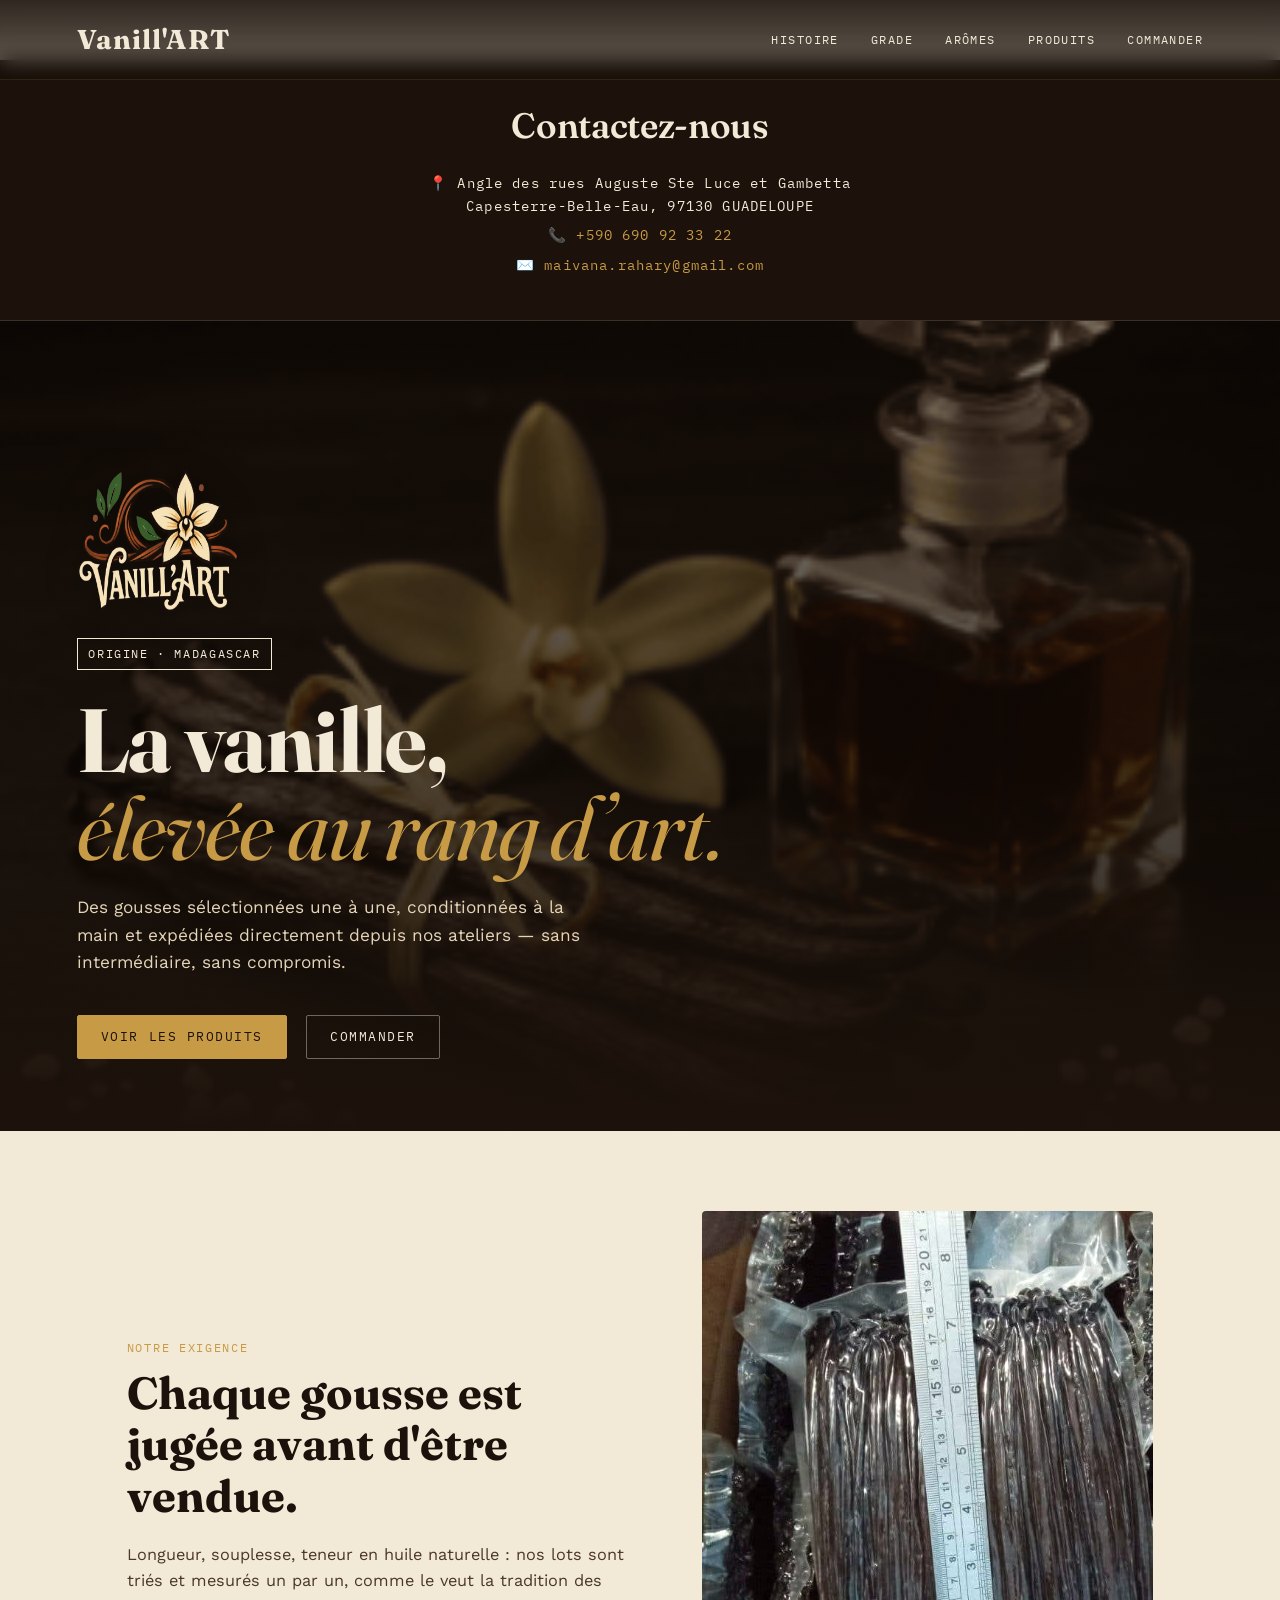
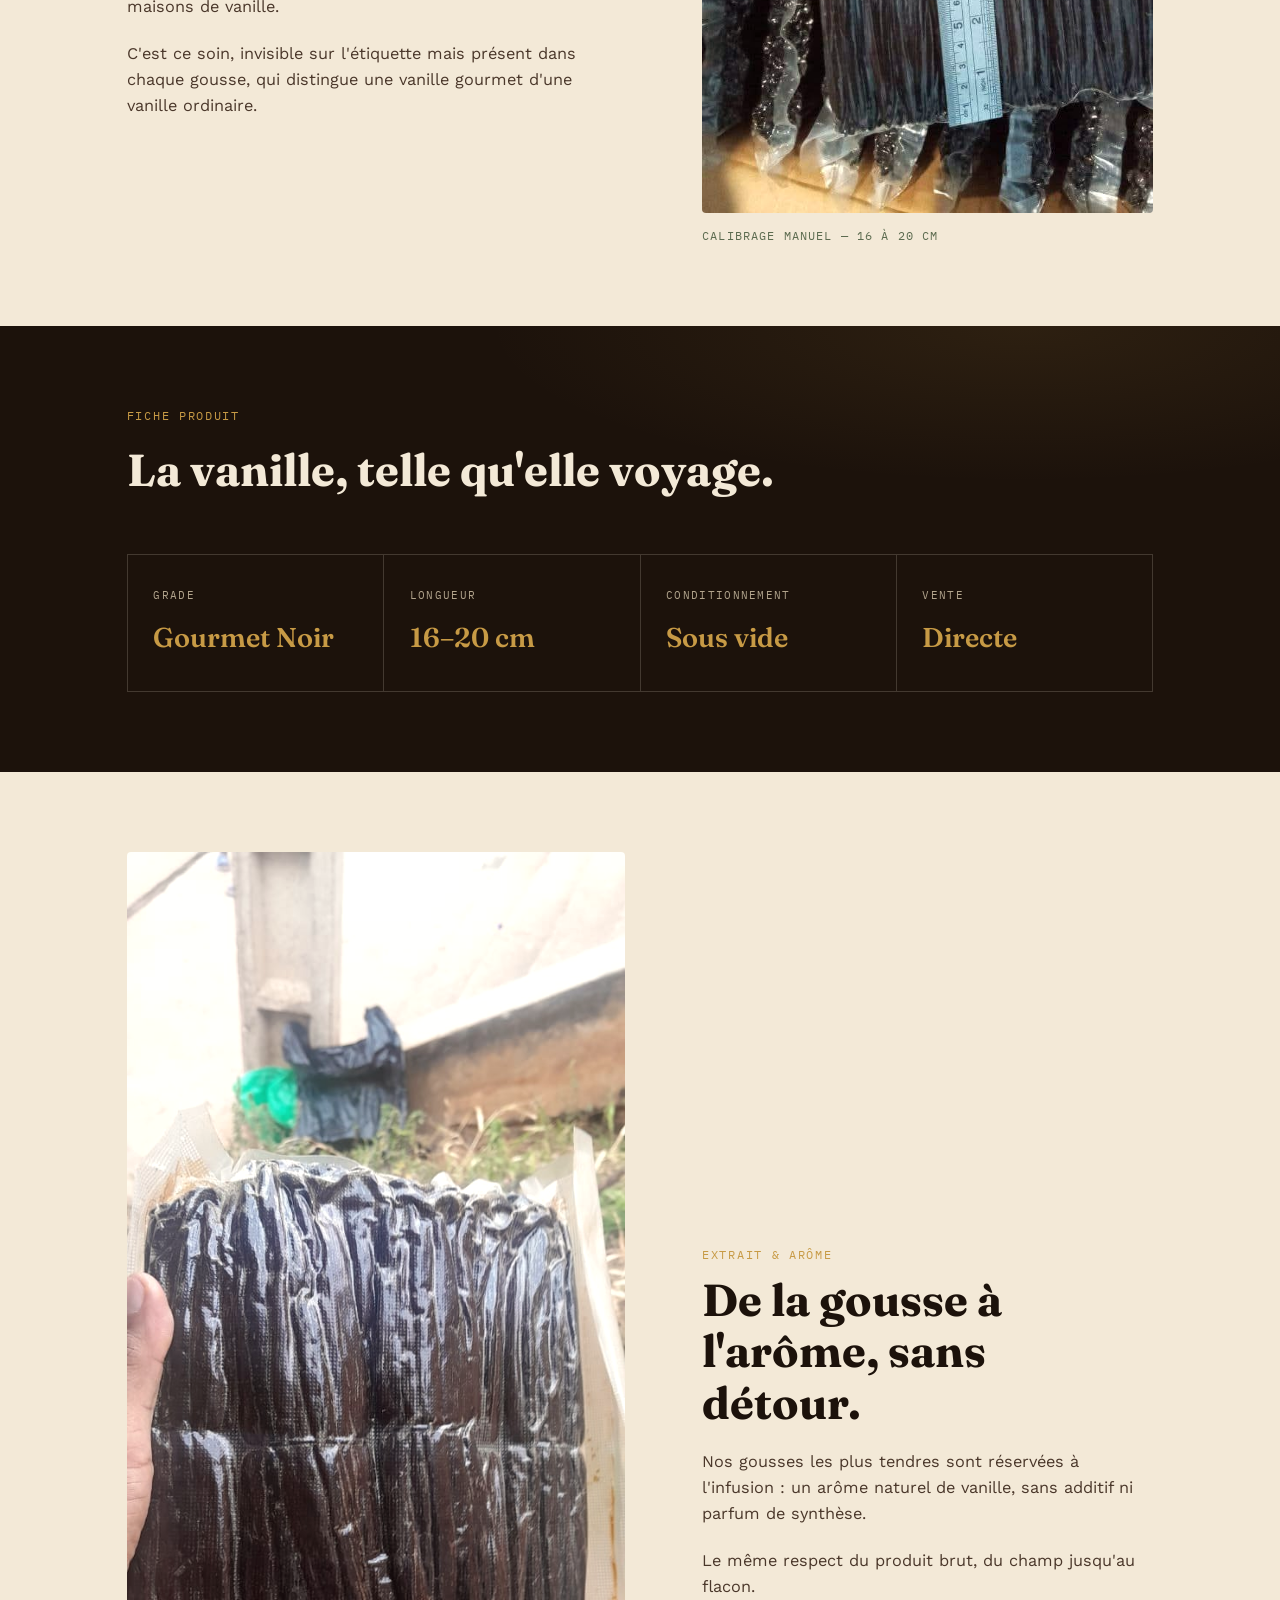
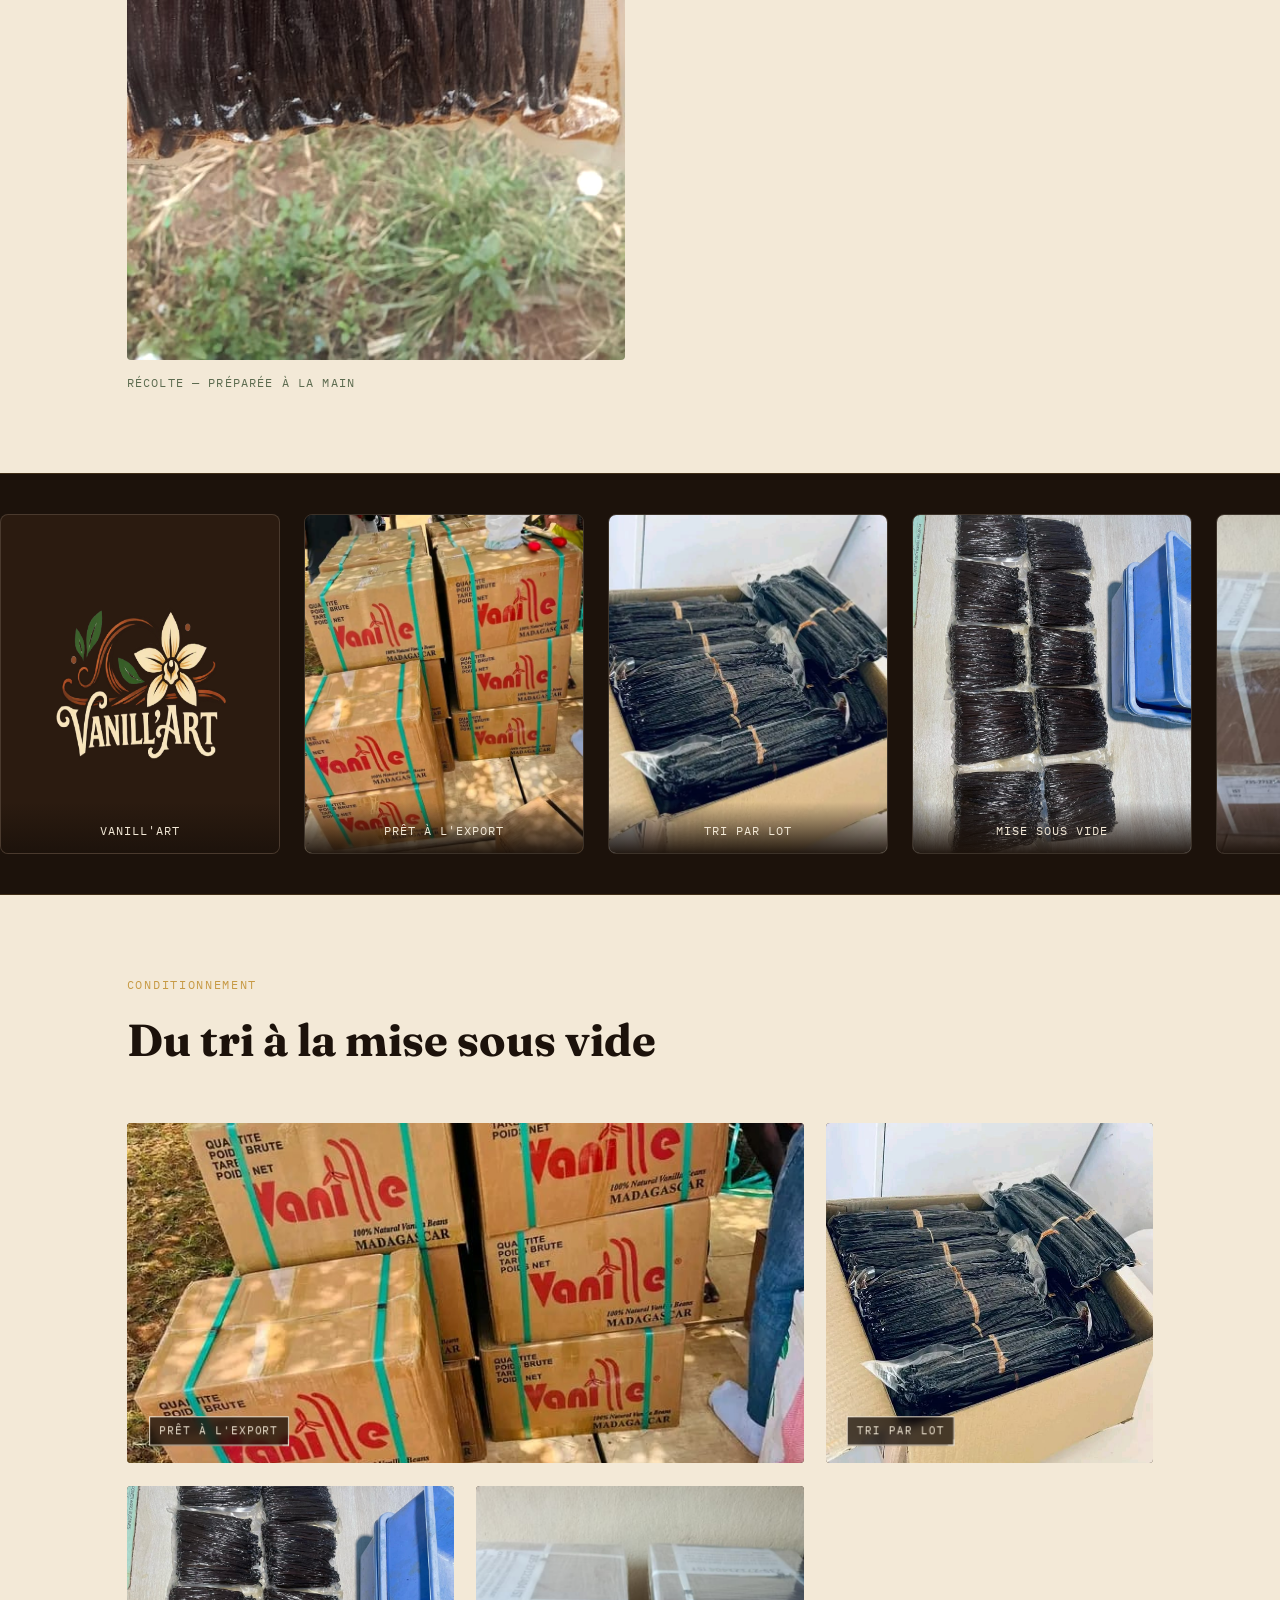
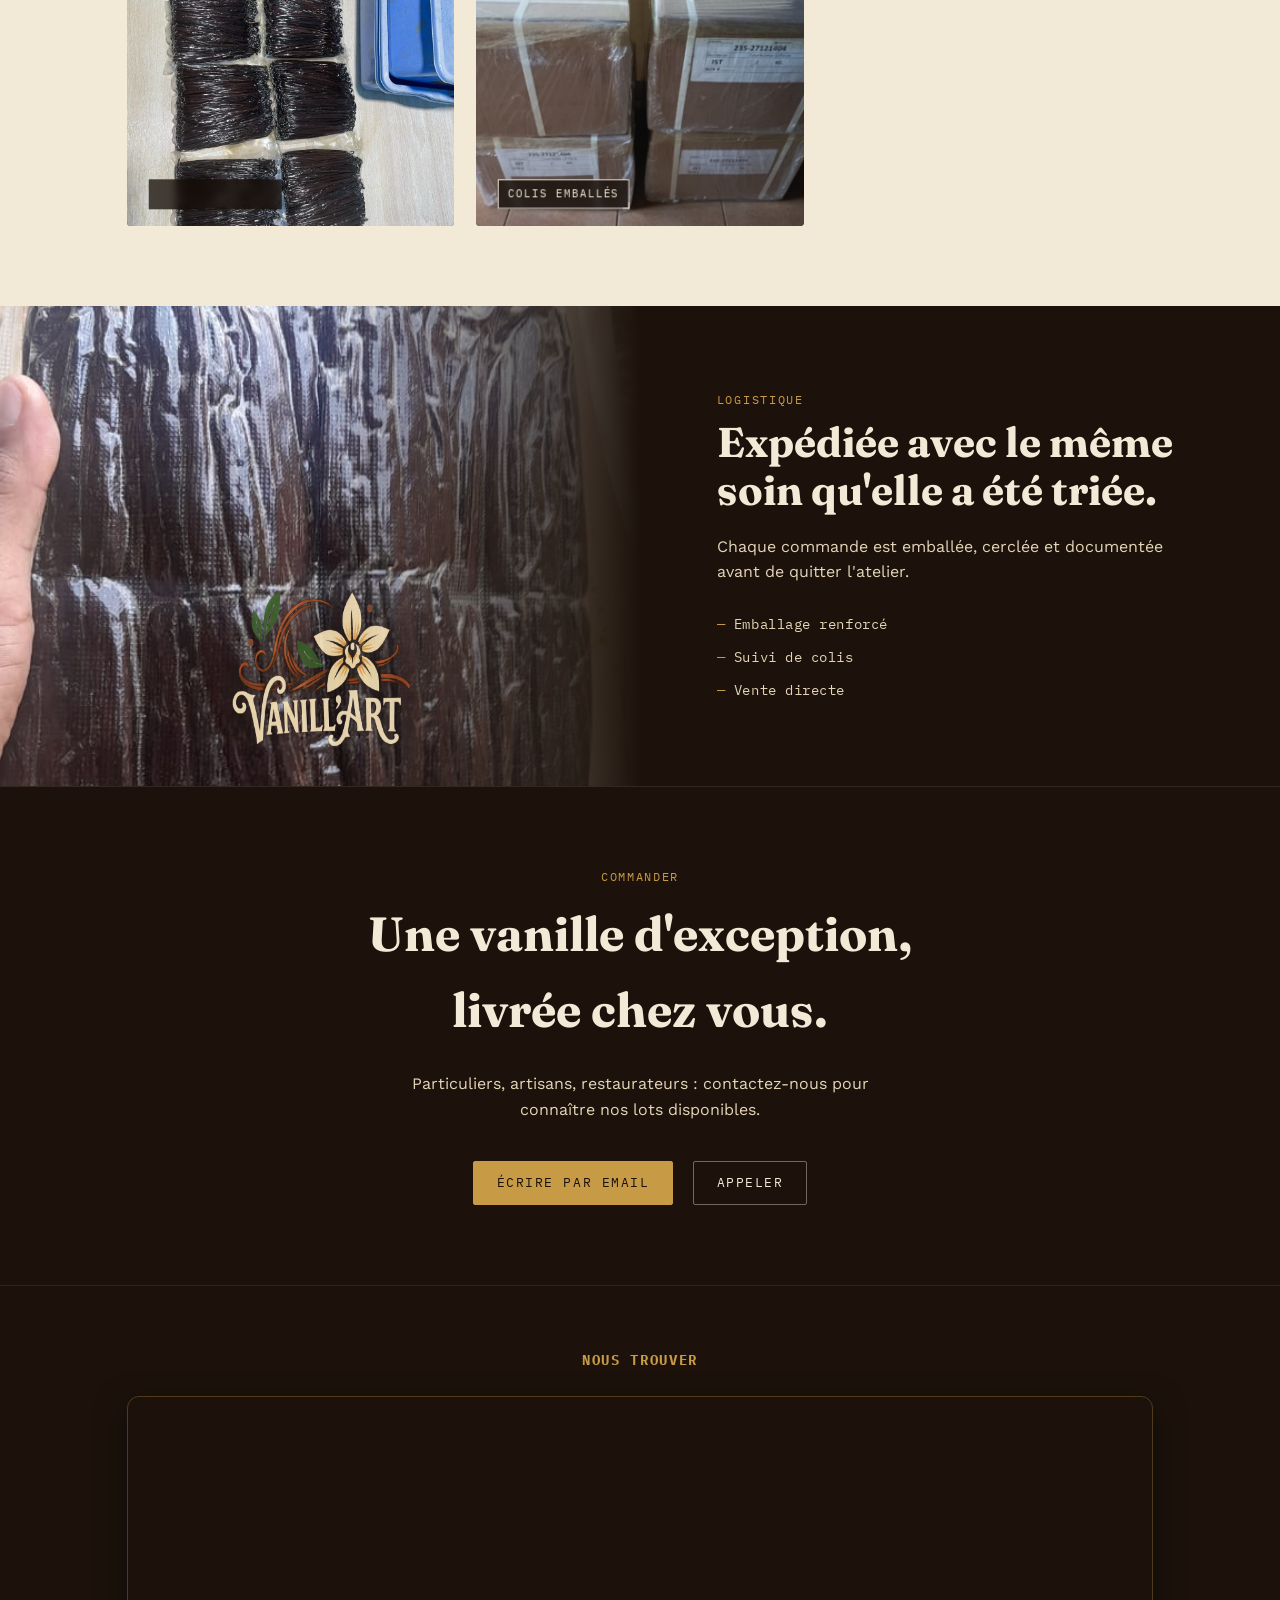
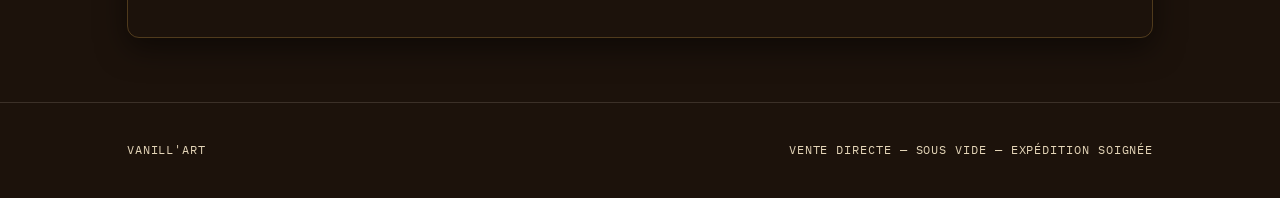
<file: index.html>
<!DOCTYPE html>
<html lang="fr">
<head>
  <meta charset="UTF-8">
  <meta name="viewport" content="width=device-width, initial-scale=1.0">
  <title>Vanill'ART — Vanille gourmet, vente directe</title>
  <meta name="description" content="Vanill'ART : gousses de vanille gourmet sélectionnées avec exigence, conditionnées et expédiées avec soin.">
  
  <!-- Open Graph -->
  <meta property="og:title" content="Vanill'ART — Vanille gourmet, vente directe">
  <meta property="og:description" content="Gousses de vanille gourmet sélectionnées une à une, conditionnées à la main et expédiées directement depuis nos ateliers.">
  <meta property="og:image" content="images/Arome-de-vanille.jpg">
  <meta property="og:type" content="website">
  <meta property="og:locale" content="fr_FR">
  
  <!-- Favicon & Styles -->
  <link rel="icon" href="data:image/svg+xml,%3Csvg xmlns='http://www.w3.org/2000/svg' viewBox='0 0 100 100'%3E%3Crect width='100' height='100' fill='%231C120B'/%3E%3Ctext x='50' y='68' font-size='60' text-anchor='middle' fill='%23C79A45' font-family='serif'%3EV%3C/text%3E%3C/svg%3E">
  <link rel="stylesheet" href="style.css">
</head>
<body>

  <div id="top"></div>
  <a class="skip-link" href="#histoire">Aller au contenu</a>

  <!-- HEADER -->
  <header class="site-header">
    <a href="#top" class="brand">Vanill'ART</a>
    <nav id="site-nav">
      <a href="#histoire">Histoire</a>
      <a href="#grade">Grade</a>
      <a href="#aromes">Arômes</a>
      <a href="#produits">Produits</a>
      <a href="#contact">Commander</a>
    </nav>
    <button class="nav-toggle" id="nav-toggle" aria-expanded="false" aria-controls="site-nav" aria-label="Ouvrir le menu">
      <span></span><span></span><span></span>
    </button>
  </header>

  <!-- CONTACT RAPIDE (HAUT) -->
  <section class="contact-direct">
    <div class="wrap">
      <h2>Contactez-nous</h2>
      <p class="contact-line">
        📍 Angle des rues Auguste Ste Luce et Gambetta<br>
        Capesterre-Belle-Eau, 97130 GUADELOUPE
      </p>
      <p class="contact-line">
        📞 <a href="tel:+590690923322">+590 690 92 33 22</a>
      </p>
      <p class="contact-line">
        ✉️ <a href="mailto:maivana.rahary@gmail.com">maivana.rahary@gmail.com</a>
      </p>
    </div>
  </section>

  <!-- HERO -->
  <section class="hero">
    <div class="hero-bg" role="img" aria-label="Bouquet de gousses de vanille, fleur et flacon d'arôme sur fond sombre"></div>

    <div class="hero-content">
      <img class="hero-mark" src="images/logo-vanillart.png" alt="Vanill'ART">
      <span class="tag">Origine · MADAGASCAR</span>
      <h1>La vanille,<br><em>élevée au rang d’art.</em></h1>
      <p>Des gousses sélectionnées une à une, conditionnées à la main et expédiées directement depuis nos ateliers — sans intermédiaire, sans compromis.</p>
      <div class="hero-actions">
        <a href="#produits" class="btn">Voir les produits</a>
        <a href="#contact" class="btn ghost">Commander</a>
      </div>
    </div>
  </section>

  <!-- HISTOIRE -->
  <section id="histoire" class="section-padding">
    <div class="wrap story">
      <div class="story-text">
        <span class="eyebrow">Notre exigence</span>
        <h2>Chaque gousse est jugée avant d'être vendue.</h2>
        <p>Longueur, souplesse, teneur en huile naturelle : nos lots sont triés et mesurés un par un, comme le veut la tradition des maisons de vanille.</p>
        <p>C'est ce soin, invisible sur l'étiquette mais présent dans chaque gousse, qui distingue une vanille gourmet d'une vanille ordinaire.</p>
      </div>
      <figure class="story-figure">
        <img src="images/IMG-20260720-WA0005.jpg" alt="Gousses de vanille mesurées au double décimètre" loading="lazy">
        <figcaption>Calibrage manuel — 16 à 20 cm</figcaption>
      </figure>
    </div>
  </section>

  <!-- GRADE -->
  <section id="grade" class="manifest section-padding">
    <div class="wrap">
      <span class="eyebrow">Fiche produit</span>
      <h2>La vanille, telle qu'elle voyage.</h2>
      <div class="manifest-grid">
        <div class="manifest-cell">
          <div class="label">Grade</div>
          <div class="value">Gourmet Noir</div>
        </div>
        <div class="manifest-cell">
          <div class="label">Longueur</div>
          <div class="value">16–20 cm</div>
        </div>
        <div class="manifest-cell">
          <div class="label">Conditionnement</div>
          <div class="value">Sous vide</div>
        </div>
        <div class="manifest-cell">
          <div class="label">Vente</div>
          <div class="value">Directe</div>
        </div>
      </div>
    </div>
  </section>

  <!-- ARÔMES -->
  <section id="aromes" class="section-padding">
    <div class="wrap story story-reverse">
      <figure class="story-figure">
        <img src="images/IMG-20260720-WA0003.jpg" alt="Bouquet de gousses de vanille tenu à la main" loading="lazy">
        <figcaption>Récolte — préparée à la main</figcaption>
      </figure>
      <div class="story-text">
        <span class="eyebrow">Extrait & arôme</span>
        <h2>De la gousse à l'arôme, sans détour.</h2>
        <p>Nos gousses les plus tendres sont réservées à l'infusion : un arôme naturel de vanille, sans additif ni parfum de synthèse.</p>
        <p>Le même respect du produit brut, du champ jusqu'au flacon.</p>
      </div>
    </div>
  </section>

  <!-- BANNIÈRE DÉFILANTE AUTOMATIQUE -->
  <div class="banner-carousel">
    <div class="carousel-track">
      <!-- Groupe 1 -->
      <div class="carousel-slide logo-slide">
        <img src="images/logo-vanillart.png" alt="Logo Vanill'ART" class="slide-logo-img">
        <span class="slide-label">Vanill'ART</span>
      </div>
      <div class="carousel-slide">
        <img src="images/IMG-20260720-WA0001.jpg" alt="Cartons de gousses de vanille prêts à l'export">
        <span class="slide-label">Prêt à l'export</span>
      </div>
      <div class="carousel-slide">
        <img src="images/IMG-20260720-WA0002.jpg" alt="Lot de gousses ficelées et triées">
        <span class="slide-label">Tri par lot</span>
      </div>
      <div class="carousel-slide">
        <img src="images/IMG-20260720-WA0004.jpg" alt="Gousses conditionnées sous vide">
        <span class="slide-label">Mise sous vide</span>
      </div>
      <div class="carousel-slide">
        <img src="images/IMG-20260720-WA0000.jpg" alt="Colis emballés prêts à être expédiés">
        <span class="slide-label">Colis emballés</span>
      </div>
      <div class="carousel-slide">
        <img src="images/Arome-de-vanille.jpg" alt="Extrait et Arôme de vanille">
        <span class="slide-label">Arôme & Extraits</span>
      </div>

      <!-- Groupe 2 (Duplication pour boucle) -->
      <div class="carousel-slide logo-slide">
        <img src="images/logo-vanillart.png" alt="Logo Vanill'ART" class="slide-logo-img">
        <span class="slide-label">Vanill'ART</span>
      </div>
      <div class="carousel-slide">
        <img src="images/IMG-20260720-WA0001.jpg" alt="Cartons de gousses de vanille prêts à l'export">
        <span class="slide-label">Prêt à l'export</span>
      </div>
      <div class="carousel-slide">
        <img src="images/IMG-20260720-WA0002.jpg" alt="Lot de gousses ficelées et triées">
        <span class="slide-label">Tri par lot</span>
      </div>
      <div class="carousel-slide">
        <img src="images/IMG-20260720-WA0004.jpg" alt="Gousses conditionnées sous vide">
        <span class="slide-label">Mise sous vide</span>
      </div>
      <div class="carousel-slide">
        <img src="images/IMG-20260720-WA0000.jpg" alt="Colis emballés prêts à être expédiés">
        <span class="slide-label">Colis emballés</span>
      </div>
      <div class="carousel-slide">
        <img src="images/Arome-de-vanille.jpg" alt="Extrait et Arôme de vanille">
        <span class="slide-label">Arôme & Extraits</span>
      </div>
    </div>
  </div>

  <!-- PRODUITS -->
  <section id="produits" class="section-padding">
    <div class="wrap">
      <div class="gallery-head">
        <div>
          <span class="eyebrow">Conditionnement</span>
          <h2>Du tri à la mise sous vide</h2>
        </div>
      </div>

      <div class="gallery-grid">
        <div class="gallery-card wide">
          <a href="#img1" class="lightbox">
            <img src="images/IMG-20260720-WA0001.jpg" alt="Cartons de gousses de vanille prêts pour l'export" loading="lazy">
          </a>
          <span class="tag">Prêt à l'export</span>
        </div>

        <div class="gallery-card">
          <a href="#img2" class="lightbox">
            <img src="images/IMG-20260720-WA0002.jpg" alt="Lot de gousses de vanille triées et ficelées" loading="lazy">
          </a>
          <span class="tag">Tri par lot</span>
        </div>

        <div class="gallery-card">
          <a href="#img3" class="lightbox">
            <img src="images/IMG-20260720-WA0004.jpg" alt="Gousses de vanille conditionnées sous vide" loading="lazy">
          </a>
          <span class="tag">Mise sous vide</span>
        </div>

        <div class="gallery-card">
          <a href="#img4" class="lightbox">
            <img src="images/IMG-20260720-WA0000.jpg" alt="Colis emballés prêts à être expédiés" loading="lazy">
          </a>
          <span class="tag">Colis emballés</span>
        </div>
      </div>
    </div>
  </section>

  <!-- LIGHTBOX MODALS -->
  <div id="img1" class="lightbox-modal">
    <a href="#" class="lightbox-backdrop" aria-label="Fermer"></a>
    <a href="#" class="lightbox-close" aria-label="Fermer l'image">&times;</a>
    <img src="images/IMG-20260720-WA0001.jpg" alt="Cartons de gousses de vanille Vanill'ART prêts pour l'export">
  </div>

  <div id="img2" class="lightbox-modal">
    <a href="#" class="lightbox-backdrop" aria-label="Fermer"></a>
    <a href="#" class="lightbox-close" aria-label="Fermer l'image">&times;</a>
    <img src="images/IMG-20260720-WA0002.jpg" alt="Lot de gousses de vanille triées et ficelées">
  </div>

  <div id="img3" class="lightbox-modal">
    <a href="#" class="lightbox-backdrop" aria-label="Fermer"></a>
    <a href="#" class="lightbox-close" aria-label="Fermer l'image">&times;</a>
    <img src="images/IMG-20260720-WA0004.jpg" alt="Gousses de vanille conditionnées sous vide">
  </div>

  <div id="img4" class="lightbox-modal">
    <a href="#" class="lightbox-backdrop" aria-label="Fermer"></a>
    <a href="#" class="lightbox-close" aria-label="Fermer l'image">&times;</a>
    <img src="images/IMG-20260720-WA0000.jpg" alt="Colis emballés prêts à être expédiés">
  </div>

  <!-- EXPÉDITION -->
  <section class="expedition">
    <div class="expedition-media" style="background-image:url('images/IMG-20260720-WA0003.jpg')">
      <img class="expedition-logo" src="images/logo-vanillart.png" alt="Logo Vanill'ART">
    </div>

    <div class="expedition-text">
      <div class="inner">
        <span class="eyebrow">Logistique</span>
        <h2>Expédiée avec le même soin qu'elle a été triée.</h2>
        <p>Chaque commande est emballée, cerclée et documentée avant de quitter l'atelier.</p>
        <ul>
          <li>Emballage renforcé</li>
          <li>Suivi de colis</li>
          <li>Vente directe</li>
        </ul>
      </div>
    </div>
  </section>

  <!-- CONTACT / COMMANDER -->
  <section id="contact" class="cta section-padding">
    <div class="wrap">
      <span class="eyebrow">Commander</span>
      <h2>Une vanille d'exception, livrée chez vous.</h2>
      <p>Particuliers, artisans, restaurateurs : contactez-nous pour connaître nos lots disponibles.</p>
      <div class="btn-row">
        <a href="mailto:maivana.rahary@gmail.com" class="btn">Écrire par email</a>
        <a href="tel:+590690923322" class="btn ghost">Appeler</a>
      </div>
    </div>
  </section>

  <!-- GOOGLE MAPS -->
  <section class="map-section">
    <div class="wrap">
      <h3 class="map-title">Nous trouver</h3>
      <div class="map-container">
        <iframe 
          src="https://www.google.com/maps?q=16.044650,-61.566154&z=18&output=embed" 
          width="100%" 
          height="240" 
          style="border:0;" 
          allowfullscreen="" 
          loading="lazy" 
          referrerpolicy="no-referrer-when-downgrade">
        </iframe>
      </div>
    </div>
  </section>

  <!-- FOOTER -->
  <footer>
    <div class="wrap footer-row">
      <span>Vanill'ART</span>
      <span>Vente directe — Sous vide — Expédition soignée</span>
    </div>
  </footer>

  <!-- JAVASCRIPT -->
  <script>
    const navToggle = document.getElementById('nav-toggle');
    const siteNav = document.getElementById('site-nav');
    
    navToggle.addEventListener('click', () => {
      const open = siteNav.classList.toggle('open');
      navToggle.setAttribute('aria-expanded', open);
      navToggle.setAttribute('aria-label', open ? 'Fermer le menu' : 'Ouvrir le menu');
    });

    siteNav.querySelectorAll('a').forEach(a => a.addEventListener('click', () => {
      siteNav.classList.remove('open');
      navToggle.setAttribute('aria-expanded', 'false');
    }));

    window.addEventListener('keydown', (e) => {
      if (e.key === 'Escape' && location.hash.startsWith('#img')) {
        history.replaceState(null, '', location.pathname + location.search);
      }
    });
  </script>

</body>
</html>
</file>
<file: style.css>
/* ============================================================
   VANILLE DES ÎLES — feuille de style
   Palette : Noir Vanille #1C120B · Ombre #2B1B10 · Crème Copra #F3E9D7
             Or Gousse #C79A45 · Rouge Manifeste #A63328 · Vert Latanier #5C6B4F
   ============================================================ */

@import url('https://fonts.googleapis.com/css2?family=Fraunces:opsz,wght@9..144,400..900&family=Work+Sans:wght@300;400;500;600&family=IBM+Plex+Mono:wght@400;500&display=swap');

:root {
  --noir: #1C120B;
  --ombre: #2B1B10;
  --creme: #F3E9D7;
  --or: #C79A45;
  --or-hover: #DBAC52;
  --rouge: #A63328;
  --vert: #5C6B4F;
  --creme-dim: #E4D5B8;

  --display: 'Fraunces', serif;
  --body: 'Work Sans', sans-serif;
  --mono: 'IBM Plex Mono', monospace;
}

* { box-sizing: border-box; margin: 0; padding: 0; }

html {
  scroll-behavior: smooth;
  scroll-padding-top: 80px;
}

body {
  font-family: var(--body);
  background: var(--creme);
  color: var(--noir);
  line-height: 1.6;
  -webkit-font-smoothing: antialiased;
}

img { max-width: 100%; display: block; }

a { color: inherit; }

.wrap {
  max-width: 1180px;
  margin: 0 auto;
  padding: 0 6vw;
}

.section-padding {
  padding: 5rem 0;
}

/* ---------- Eyebrows & Tags ---------- */
.eyebrow {
  display: block;
  font-family: var(--mono);
  font-size: 0.75rem;
  letter-spacing: 0.14em;
  text-transform: uppercase;
  color: var(--or);
  margin-bottom: 0.6rem;
}

.tag {
  display: inline-flex;
  align-items: center;
  gap: .5em;
  font-family: var(--mono);
  font-size: .72rem;
  letter-spacing: .14em;
  text-transform: uppercase;
  padding: .5em .9em;
  border: 1px solid currentColor;
  position: relative;
  opacity: 0;
  transform: scale(.92);
  animation: stamp-in .5s ease forwards;
}
.tag::before, .tag::after {
  content: '';
  position: absolute;
  width: 6px; height: 6px;
  border-color: currentColor;
}
.tag::before { top: -1px; left: -1px; border-top: 1px solid; border-left: 1px solid; }
.tag::after { bottom: -1px; right: -1px; border-bottom: 1px solid; border-right: 1px solid; }

@keyframes stamp-in {
  to { opacity: 1; transform: scale(1); }
}

/* ---------- Boutons ---------- */
.btn {
  display: inline-flex;
  align-items: center;
  justify-content: center;
  padding: 0.85em 1.8em;
  font-family: var(--mono);
  font-size: 0.8rem;
  letter-spacing: 0.12em;
  text-transform: uppercase;
  text-decoration: none;
  color: var(--noir);
  background: var(--or);
  border: 1px solid var(--or);
  border-radius: 2px;
  transition: all 0.3s ease;
  cursor: pointer;
}

.btn:hover {
  background: var(--or-hover);
  border-color: var(--or-hover);
  transform: translateY(-2px);
  box-shadow: 0 4px 15px rgba(199, 154, 69, 0.35);
}

.btn.ghost {
  background: transparent;
  color: var(--creme);
  border-color: rgba(243, 233, 215, 0.4);
}

.btn.ghost:hover {
  background: rgba(243, 233, 215, 0.1);
  border-color: var(--creme);
  color: var(--creme);
  transform: translateY(-2px);
}

/* ---------- Skip link ---------- */
.skip-link {
  position: absolute;
  top: -3rem;
  left: 1rem;
  z-index: 100;
  background: var(--or);
  color: var(--noir);
  padding: .7rem 1.2rem;
  font-family: var(--mono);
  font-size: .8rem;
  text-decoration: none;
  transition: top .2s ease;
}
.skip-link:focus { top: 1rem; }

/* ---------- Header ---------- */
.site-header {
  position: fixed;
  top: 0; left: 0; right: 0;
  z-index: 50;
  display: flex;
  align-items: center;
  justify-content: space-between;
  padding: 1.1rem 6vw;
  color: var(--creme);
  background: linear-gradient(180deg, rgba(20,12,7,.88) 0%, rgba(20,12,7,.60) 100%);
  backdrop-filter: blur(10px);
  -webkit-backdrop-filter: blur(10px);
  border-bottom: 1px solid rgba(199,154,69,.16);
}
.site-header .brand {
  font-family: var(--display);
  font-weight: 700;
  font-size: 1.7rem;
  letter-spacing: .04em;
  text-decoration: none;
}
.site-header nav { display: flex; gap: 2rem; }
.site-header nav a {
  font-family: var(--mono);
  font-size: .75rem;
  letter-spacing: .12em;
  text-transform: uppercase;
  text-decoration: none;
  transition: color 0.2s ease;
}
.site-header nav a:hover { color: var(--or); }

.nav-toggle {
  display: none;
  flex-direction: column;
  justify-content: center;
  gap: 5px;
  width: 32px;
  height: 32px;
  background: none;
  border: none;
  cursor: pointer;
  padding: 0;
  z-index: 60;
}
.nav-toggle span {
  display: block;
  width: 100%;
  height: 2px;
  background: currentColor;
  transition: transform .25s ease, opacity .25s ease;
}
.nav-toggle[aria-expanded="true"] span:nth-child(1) { transform: translateY(7px) rotate(45deg); }
.nav-toggle[aria-expanded="true"] span:nth-child(2) { opacity: 0; }
.nav-toggle[aria-expanded="true"] span:nth-child(3) { transform: translateY(-7px) rotate(-45deg); }

/* ---------- Contact Direct ---------- */
.contact-direct {
  margin-top: 60px;
  background: var(--noir);
  color: var(--creme);
  padding: 2.4rem 0;
  text-align: center;
  border-bottom: 1px solid rgba(243,233,215,.14);
}
.contact-direct h2 {
  font-family: var(--display);
  font-size: 2.2rem;
  font-weight: 600;
  letter-spacing: -.01em;
  margin-bottom: 1rem;
}
.contact-line {
  font-family: var(--mono);
  font-size: .9rem;
  letter-spacing: .08em;
  margin: .4rem 0;
}
.contact-line a {
  color: var(--or);
  text-decoration: none;
}
.contact-line a:hover {
  text-decoration: underline;
}

/* ---------- Hero ---------- */
.hero {
  position: relative;
  min-height: 90vh;
  display: flex;
  flex-direction: column;
  justify-content: flex-end;
  padding: 10vh 6vw 8vh;
  color: var(--creme);
  overflow: hidden;
}

.hero-bg {
  position: absolute;
  inset: 0;
  background-image:
    linear-gradient(180deg, rgba(20,12,7,.55) 0%, rgba(15,9,5,.72) 55%, var(--noir) 100%),
    url('images/Vanille.png');
  background-size: cover;
  background-position: center 30%;
}

.hero-content { position: relative; z-index: 2; max-width: 780px; }
.hero-mark {
  width: 160px;
  margin-bottom: 1.6rem;
  opacity: 0;
  filter: drop-shadow(0 6px 18px rgba(0,0,0,.4));
  animation: fade-in 1s ease-out .35s forwards;
}
.hero .tag { margin-bottom: 1.6rem; animation-delay: .4s; }
.hero h1 {
  font-family: var(--display);
  font-weight: 700;
  font-size: clamp(2.8rem, 8vw, 5.6rem);
  line-height: .98;
  letter-spacing: -.01em;
  opacity: 0;
  transform: translateY(18px);
  animation: rise .8s ease-out .55s forwards;
}
.hero h1 em {
  font-style: italic;
  font-weight: 400;
  color: var(--or);
}
.hero p {
  margin-top: 1.4rem;
  max-width: 46ch;
  font-size: 1.08rem;
  color: var(--creme-dim);
  opacity: 0;
  transform: translateY(18px);
  animation: rise .8s ease-out .75s forwards;
}
.hero-actions {
  margin-top: 2.4rem;
  display: flex;
  align-items: center;
  gap: 1.2rem;
  opacity: 0;
  transform: translateY(18px);
  animation: rise .8s ease-out .95s forwards;
}

@keyframes rise { to { opacity: 1; transform: translateY(0); } }
@keyframes fade-in { to { opacity: 1; } }

/* ---------- Story ---------- */
.story {
  display: grid;
  grid-template-columns: 1.05fr .95fr;
  gap: clamp(2.5rem, 6vw, 5rem);
  align-items: center;
}
.story-text h2 {
  font-family: var(--display);
  font-size: clamp(1.8rem, 4vw, 2.8rem);
  line-height: 1.15;
  margin-top: 0.3rem;
}
.story-text p {
  margin-top: 1.3rem;
  max-width: 52ch;
  color: #4a372a;
  font-size: 1.02rem;
}
.story-figure img {
  width: 100%;
  border-radius: 4px;
  filter: sepia(.08) contrast(1.03);
}
.story-figure figcaption {
  margin-top: .9rem;
  font-family: var(--mono);
  font-size: .72rem;
  letter-spacing: .1em;
  text-transform: uppercase;
  color: var(--vert);
}

/* ---------- Manifest / Grade ---------- */
.manifest {
  background: var(--noir);
  color: var(--creme);
  position: relative;
}
.manifest h2 {
  font-family: var(--display);
  font-size: clamp(1.8rem, 4vw, 2.8rem);
  position: relative;
  z-index: 3;
}
.manifest-grid {
  margin-top: 3rem;
  display: grid;
  grid-template-columns: repeat(4, 1fr);
  border-top: 1px solid rgba(243,233,215,.18);
  border-left: 1px solid rgba(243,233,215,.18);
}
.manifest-cell {
  padding: 2rem 1.6rem;
  border-right: 1px solid rgba(243,233,215,.18);
  border-bottom: 1px solid rgba(243,233,215,.18);
}
.manifest-cell .label {
  font-family: var(--mono);
  font-size: .68rem;
  letter-spacing: .12em;
  text-transform: uppercase;
  color: var(--creme-dim);
  opacity: .75;
}
.manifest-cell .value {
  margin-top: .7rem;
  font-family: var(--display);
  font-size: 1.7rem;
  font-weight: 600;
  color: var(--or);
}
.manifest::before {
  content: '';
  position: absolute;
  inset: 0;
  background: radial-gradient(ellipse 60% 50% at 80% 0%, rgba(199,154,69,.10), transparent 70%);
  pointer-events: none;
}

/* ---------- Gallery ---------- */
.gallery-head h2 {
  font-family: var(--display);
  font-size: clamp(1.8rem, 4vw, 2.8rem);
}
.gallery-grid {
  margin-top: 3rem;
  display: grid;
  grid-template-columns: repeat(3, 1fr);
  gap: 1.4rem;
}
.gallery-card {
  position: relative;
  overflow: hidden;
  background: var(--ombre);
  border-radius: 4px;
}
.gallery-card img {
  width: 100%;
  height: 340px;
  object-fit: cover;
  transition: transform .6s cubic-bezier(.2,.7,.2,1);
}
.gallery-card:hover img { transform: scale(1.06); }
.gallery-card .tag {
  position: absolute;
  bottom: 1rem; left: 1rem;
  color: var(--creme);
  background: rgba(20,12,7,.75);
  backdrop-filter: blur(4px);
  animation: none;
  opacity: 1;
}
.gallery-card.wide { grid-column: span 2; }

/* ---------- Lightbox ---------- */
.lightbox-modal {
  position: fixed;
  inset: 0;
  z-index: 200;
  display: flex;
  align-items: center;
  justify-content: center;
  padding: 4vh 4vw;
  opacity: 0;
  visibility: hidden;
  transition: opacity .3s ease;
}
.lightbox-backdrop {
  position: absolute;
  inset: 0;
  background: rgba(15,9,5,.94);
  backdrop-filter: blur(5px);
}
.lightbox-modal:target {
  opacity: 1;
  visibility: visible;
}
.lightbox-modal img {
  position: relative;
  z-index: 210;
  max-width: 100%;
  max-height: 88vh;
  width: auto;
  object-fit: contain;
  box-shadow: 0 20px 60px rgba(0,0,0,.6);
  border-radius: 4px;
}
.lightbox-close {
  position: absolute;
  top: 2rem;
  right: 3rem;
  z-index: 220;
  width: 44px;
  height: 44px;
  display: flex;
  align-items: center;
  justify-content: center;
  color: var(--creme);
  font-size: 2.4rem;
  line-height: 1;
  text-decoration: none;
  border: 1px solid rgba(243,233,215,.3);
  border-radius: 50%;
  transition: border-color 0.2s, color 0.2s;
}
.lightbox-close:hover { border-color: var(--or); color: var(--or); }

/* ---------- Expédition ---------- */
.expedition {
  position: relative;
  display: grid;
  grid-template-columns: 1fr 1fr;
  align-items: center;
  background: var(--noir);
}
.expedition-media {
  position: relative;
  min-height: 480px;
  background-size: cover;
  background-position: center;
}
.expedition-media::after {
  content: '';
  position: absolute;
  inset: 0;
  background: linear-gradient(90deg, rgba(28,18,11,0) 50%, rgba(28,18,11,1) 100%);
}
.expedition-logo {
  position: absolute;
  bottom: 4vh;
  left: 50%;
  transform: translateX(-50%);
  width: 180px;
  opacity: 0.9;
  z-index: 3;
  filter: drop-shadow(0 6px 18px rgba(0,0,0,.4));
}
.expedition-text {
  position: relative;
  z-index: 2;
  padding: 4rem 6vw;
  color: var(--creme);
}
.expedition-text h2 {
  font-family: var(--display);
  font-size: clamp(1.8rem, 3.5vw, 2.6rem);
  line-height: 1.15;
}
.expedition-text p {
  margin-top: 1.2rem;
  color: var(--creme-dim);
}
.expedition-text ul {
  margin-top: 1.8rem;
  list-style: none;
  display: flex;
  flex-direction: column;
  gap: .7rem;
  font-family: var(--mono);
  font-size: .85rem;
  letter-spacing: .04em;
  color: var(--creme-dim);
}
.expedition-text li::before {
  content: '— ';
  color: var(--or);
}
.expedition-text .inner { max-width: 480px; }

/* ---------- CTA ---------- */
.cta {
  background: var(--noir);
  color: var(--creme);
  text-align: center;
  border-top: 1px solid rgba(243,233,215,.1);
}
.cta h2 {
  font-family: var(--display);
  font-size: clamp(2rem, 4vw, 3rem);
  max-width: 18ch;
  margin: 0 auto;
}
.cta p {
  margin: 1.4rem auto 0;
  max-width: 46ch;
  color: var(--creme-dim);
}
.cta .btn-row {
  margin-top: 2.4rem;
  display: flex;
  justify-content: center;
  gap: 1.2rem;
  flex-wrap: wrap;
}

/* ---------- Bannière Défilante ---------- */
.banner-carousel {
  width: 100%;
  overflow: hidden;
  background: var(--noir);
  padding: 2.5rem 0;
  border-top: 1px solid rgba(199, 154, 69, 0.2);
  border-bottom: 1px solid rgba(199, 154, 69, 0.2);
}
.carousel-track {
  display: flex;
  flex-wrap: nowrap;
  gap: 1.5rem;
  width: max-content;
  will-change: transform;
  animation: scrollAuto 25s linear infinite;
}
.banner-carousel:hover .carousel-track {
  animation-play-state: paused;
}
.carousel-slide {
  flex: 0 0 280px;
  height: 340px;
  position: relative;
  border-radius: 8px;
  overflow: hidden;
  border: 1px solid rgba(243, 233, 215, 0.15);
  transition: transform 0.3s ease, border-color 0.3s ease;
}
.carousel-slide:hover {
  transform: translateY(-4px);
  border-color: var(--or);
}
.carousel-slide img {
  width: 100%;
  height: 100%;
  object-fit: cover;
}
.carousel-slide.logo-slide {
  background: var(--ombre);
  display: flex;
  align-items: center;
  justify-content: center;
  padding: 2rem;
}
.carousel-slide .slide-logo-img {
  width: 80%;
  height: auto;
  object-fit: contain;
}
.carousel-slide .slide-label {
  position: absolute;
  bottom: 0; left: 0; right: 0;
  padding: 1.2rem 1rem .8rem;
  background: linear-gradient(0deg, rgba(28,18,11,0.95) 0%, rgba(28,18,11,0) 100%);
  color: var(--creme);
  font-family: var(--mono);
  font-size: .75rem;
  letter-spacing: .08em;
  text-transform: uppercase;
  text-align: center;
}

@keyframes scrollAuto {
  0% { transform: translateX(0); }
  100% { transform: translateX(calc(-50% - 0.75rem)); }
}

/* ---------- Map Section ---------- */
.map-section {
  padding: 4rem 0;
  background: var(--noir);
  border-top: 1px solid rgba(243, 233, 215, 0.08);
}
.map-title {
  font-family: var(--mono);
  font-size: 0.85rem;
  letter-spacing: 0.12em;
  text-transform: uppercase;
  color: var(--or);
  text-align: center;
  margin-bottom: 1.5rem;
}
.map-container {
  width: 100%;
  border-radius: 12px;
  overflow: hidden;
  border: 1px solid rgba(199, 154, 69, 0.3);
  box-shadow: 0 10px 30px rgba(0, 0, 0, 0.5);
  transition: border-color 0.3s ease, box-shadow 0.3s ease;
}
.map-container:hover {
  border-color: var(--or);
  box-shadow: 0 12px 36px rgba(199, 154, 69, 0.15);
}
.map-container iframe {
  display: block;
  width: 100%;
  filter: grayscale(15%) contrast(105%);
}

/* ---------- Footer ---------- */
footer {
  background: var(--noir);
  color: var(--creme-dim);
  border-top: 1px solid rgba(243,233,215,.14);
  padding: 2.4rem 0;
}
.footer-row {
  display: flex;
  justify-content: space-between;
  align-items: center;
  flex-wrap: wrap;
  gap: 1rem;
  font-family: var(--mono);
  font-size: .72rem;
  letter-spacing: .08em;
  text-transform: uppercase;
}

/* ---------- Responsive ---------- */
@media (max-width: 880px) {
  .nav-toggle { display: flex; }
  
  .site-header nav {
    position: fixed;
    inset: 0;
    background: rgba(28, 18, 11, 0.98);
    backdrop-filter: blur(12px);
    flex-direction: column;
    justify-content: center;
    align-items: center;
    gap: 2.2rem;
    opacity: 0;
    pointer-events: none;
    transition: opacity 0.3s ease;
  }
  
  .site-header nav.open {
    opacity: 1;
    pointer-events: auto;
  }

  .site-header nav a {
    font-size: 1.1rem;
  }

  .story { grid-template-columns: 1fr; }
  .manifest-grid { grid-template-columns: repeat(2, 1fr); }
  .gallery-grid { grid-template-columns: repeat(2, 1fr); }
  .gallery-card.wide { grid-column: span 2; }

  .expedition { grid-template-columns: 1fr; }
  .expedition-media { min-height: 300px; }
  .expedition-media::after { display: none; }
  
  .carousel-slide {
    flex: 0 0 220px;
    height: 270px;
  }
}

@media (prefers-reduced-motion: reduce) {
  .carousel-track { animation: none; }
  .tag, .hero h1, .hero p, .hero-actions { animation: none; opacity: 1; transform: none; }
}
</file>
